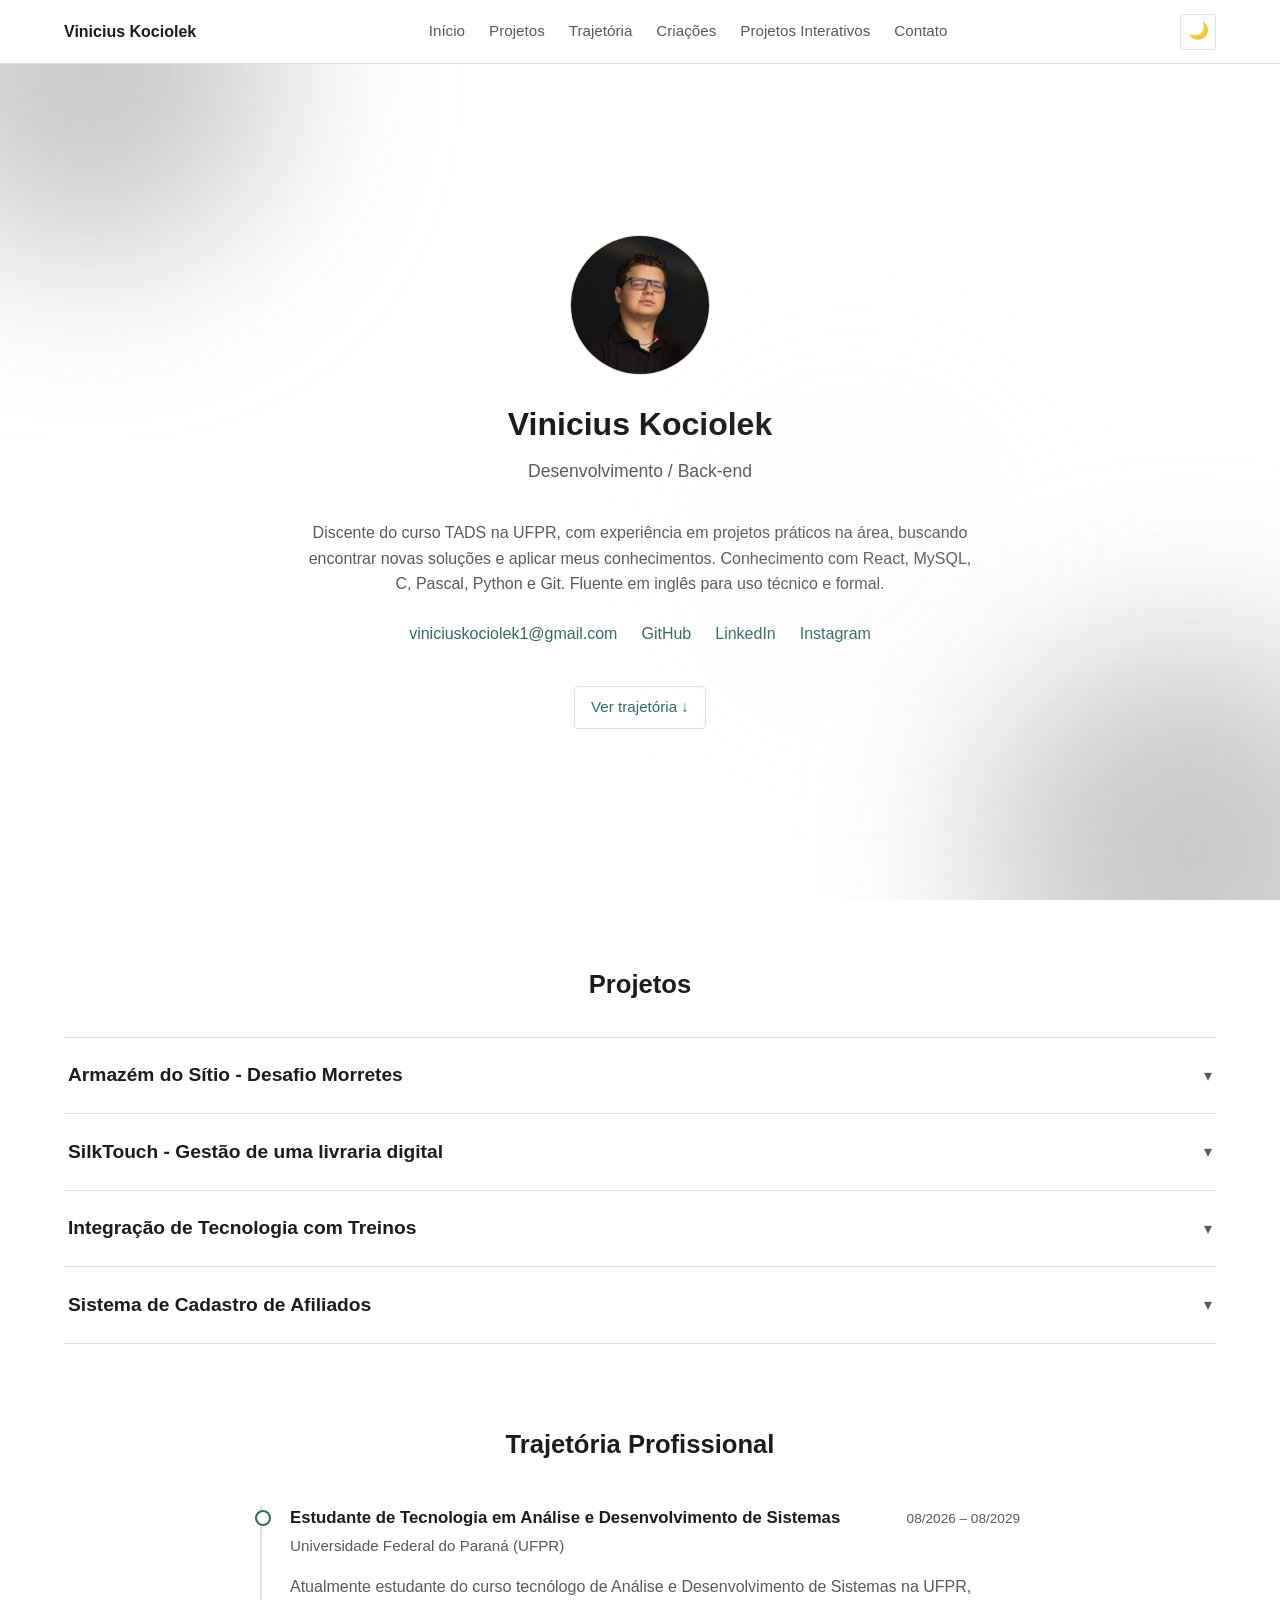
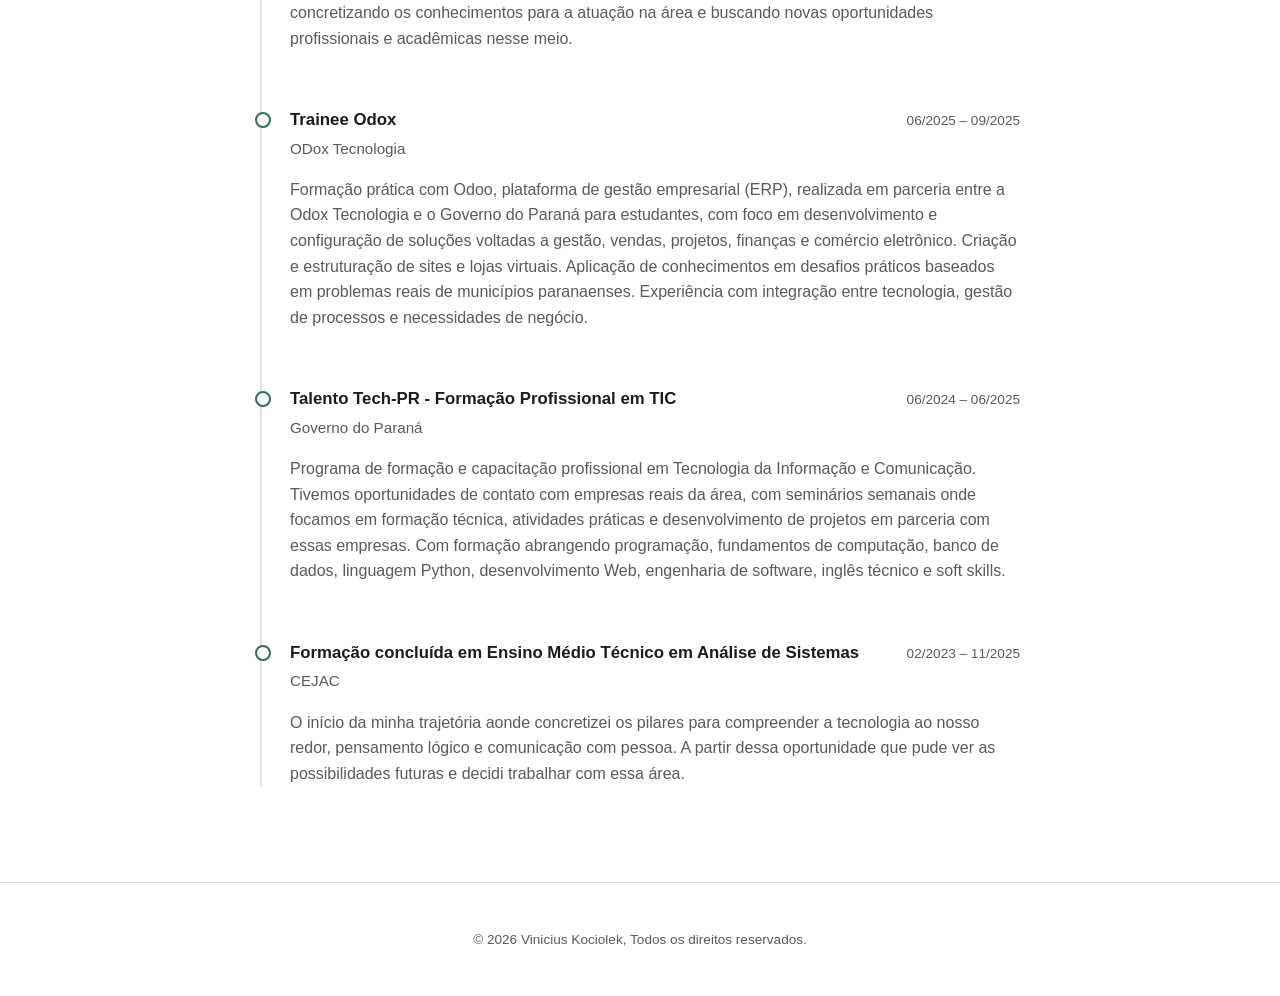
<file: index.html>
<!DOCTYPE html>
<html lang="pt-BR">
<head>
  <meta charset="UTF-8" />
  <meta name="viewport" content="width=device-width, initial-scale=1.0" />
  <title>Vinicius Kociolek — Portfólio</title>
  <meta name="description" content="Portfólio de projetos de Vinicius Kociolek" />
  <link rel="stylesheet" href="css/style.css" />
</head>
<body>
  <header class="site-header">
    <div class="site-header-inner">
      <a href="#inicio" class="site-logo">Vinicius Kociolek</a>
      <nav class="site-nav">
        <a href="#inicio">Início</a>
        <a href="#projetos">Projetos</a>
        <a href="#trajetoria">Trajetória</a>
        <a href="criacoes.html">Criações</a>
        <a href="projetos-interativos.html">Projetos Interativos</a>
        <a href="#contato">Contato</a>
      </nav>
      <button
        id="theme-toggle"
        class="theme-toggle"
        type="button"
        aria-label="Alternar modo escuro"
      >🌙</button>
    </div>
  </header>

  <section class="hero" id="inicio">
    <div class="hero-blur-bg" aria-hidden="true">
      <span class="blur-shape blur-shape-1"></span>
      <span class="blur-shape blur-shape-2"></span>
      <span class="blur-shape blur-shape-3"></span>
    </div>
    <div class="hero-content">

      <img
        src="images/viniciusskociolekpfp.jpg"
        alt="Foto de perfil"
        class="hero-photo"
        onerror="this.style.display='none'; this.nextElementSibling.style.display='flex';"
      />
      <div class="hero-photo-fallback" style="display:none;">S</div>

      <h1 class="hero-name">Vinicius Kociolek</h1> 
      <p class="hero-role">Desenvolvimento / Back-end </p> 

      <p class="hero-bio">
        Discente do curso TADS na UFPR, com experiência em projetos práticos na área,
        buscando encontrar novas soluções e aplicar meus conhecimentos.
        Conhecimento com React, MySQL, C, Pascal, Python e Git. Fluente em inglês para uso técnico e formal.
      </p> 
      <div class="hero-contact" id="contato">
        <a href="mailto:viniciuskociolek1@gmail.com">viniciuskociolek1@gmail.com</a>
        <a href="https://github.com/whironn" target="_blank" rel="noopener">GitHub</a>
        <a href="https://www.linkedin.com/in/vinicius-kociolek/" target="_blank" rel="noopener">LinkedIn</a>
        <a href="https://www.instagram.com/vinicius_kociolek" target="_blank" rel="noopener">Instagram</a>
      </div>

      <a href="#trajetoria" class="hero-scroll">Ver trajetória ↓</a>
    </div>
  </section>

  <main class="projects" id="projetos">
    <h2 class="projects-title">Projetos</h2>
    <div class="projects-list" id="projects-grid">
      <!-- As gavetas de projeto são geradas aqui -->
    </div>
  </main>

  <section class="experience" id="trajetoria">
    <h2 class="experience-title">Trajetória Profissional</h2>
    <div class="experience-timeline" id="experience-timeline">
      <!-- Os cards de experiência são gerados aqui -->
    </div>
  </section>

  <footer class="footer">
    <p>&copy; <span id="ano-atual"></span> Vinicius Kociolek, Todos os direitos reservados.</p>
  </footer>

  <script src="js/comum.js"></script>
  <script src="js/script.js"></script>
</body>
</html>
</file>
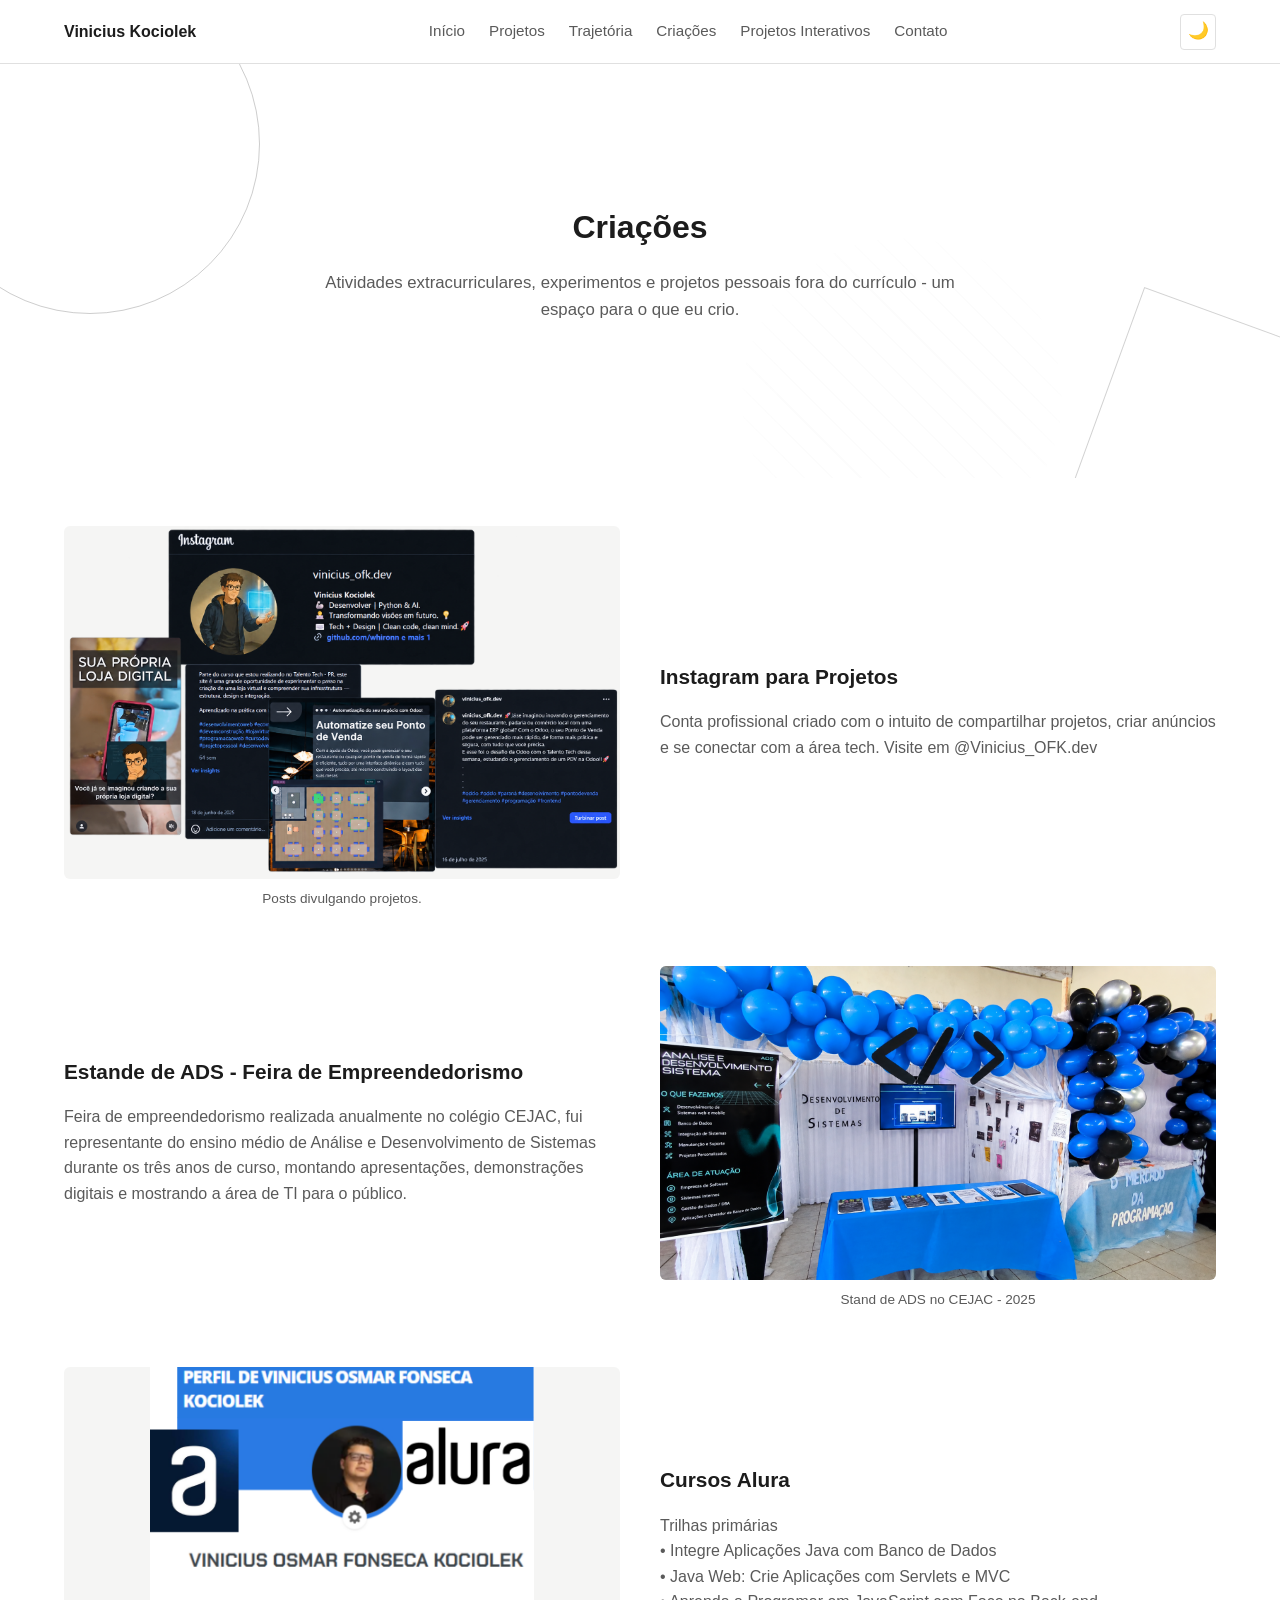
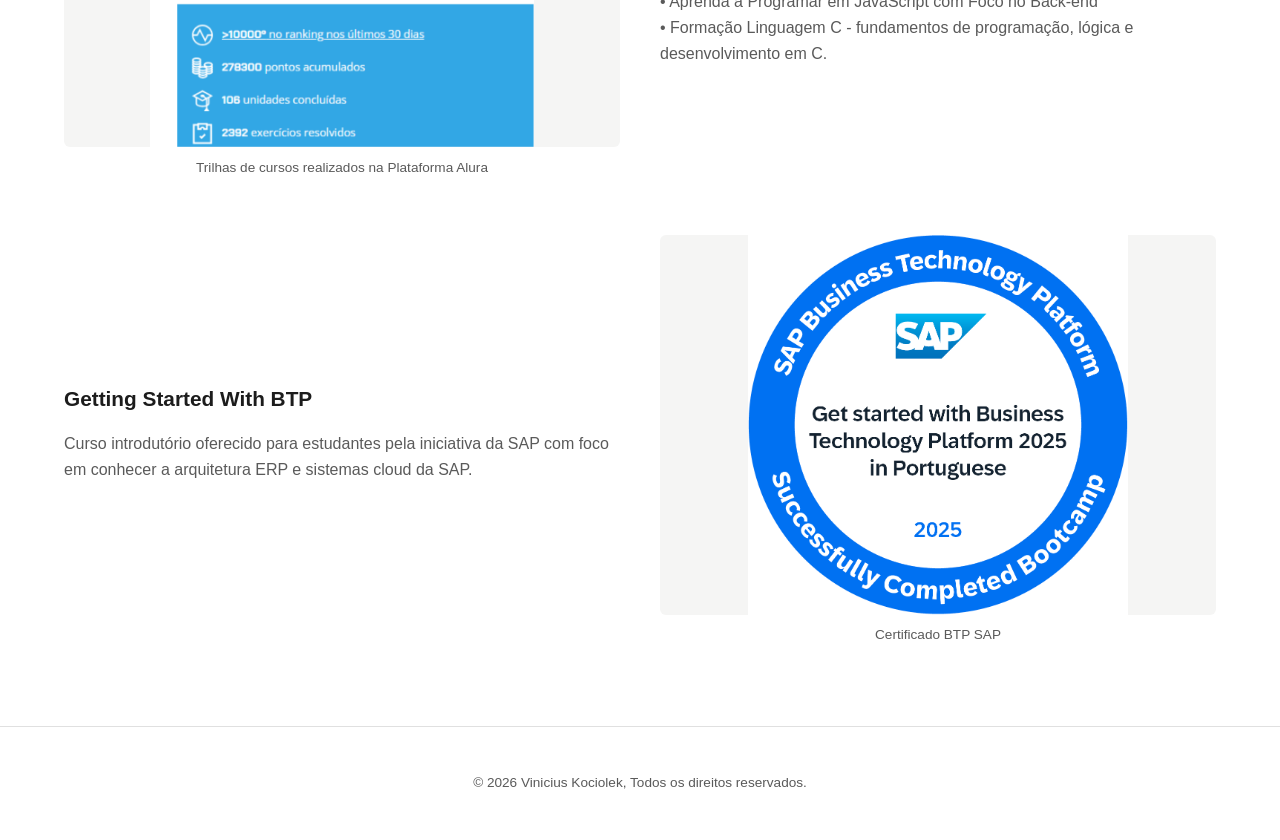
<file: criacoes.html>
<!DOCTYPE html>
<html lang="pt-BR">
<head>
  <meta charset="UTF-8" />
  <meta name="viewport" content="width=device-width, initial-scale=1.0" />
  <title>Criações — Vinicius Kociolek</title>
  <meta name="description" content="Criações e atividades extracurriculares de Vinicius Kociolek" />
  <link rel="stylesheet" href="css/style.css" />
</head>
<body>
  <header class="site-header">
    <div class="site-header-inner">
      <a href="index.html" class="site-logo">Vinicius Kociolek</a>
      <nav class="site-nav">
        <a href="index.html#inicio">Início</a>
        <a href="index.html#projetos">Projetos</a>
        <a href="index.html#trajetoria">Trajetória</a>
        <a href="criacoes.html">Criações</a>
        <a href="projetos-interativos.html">Projetos Interativos</a>
        <a href="index.html#contato">Contato</a>
      </nav>
      <button
        id="theme-toggle"
        class="theme-toggle"
        type="button"
        aria-label="Alternar modo escuro"
      >🌙</button>
    </div>
  </header>


  <section class="page-hero">
    <div class="hero-fx-bg" aria-hidden="true">
      <span class="fx-shape fx-circle"></span>
      <span class="fx-shape fx-square"></span>
      <span class="fx-shape fx-lines"></span>
    </div>
    <div class="page-hero-content">
      <h1 class="page-hero-title">Criações</h1>
      <p class="page-hero-subtitle">
        Atividades extracurriculares, experimentos e projetos pessoais
        fora do currículo - um espaço para o que eu crio.
      </p>
    </div>
  </section>

  <main class="criacoes-lista" id="criacoes-lista">
    <!-- Os itens são gerados aqui via JavaScript -->
  </main>

  <footer class="footer">
    <p>&copy; <span id="ano-atual"></span> Vinicius Kociolek, Todos os direitos reservados.</p>
  </footer>

  <script src="js/comum.js"></script>
  <script src="js/criacoes.js"></script>
</body>
</html>
</file>
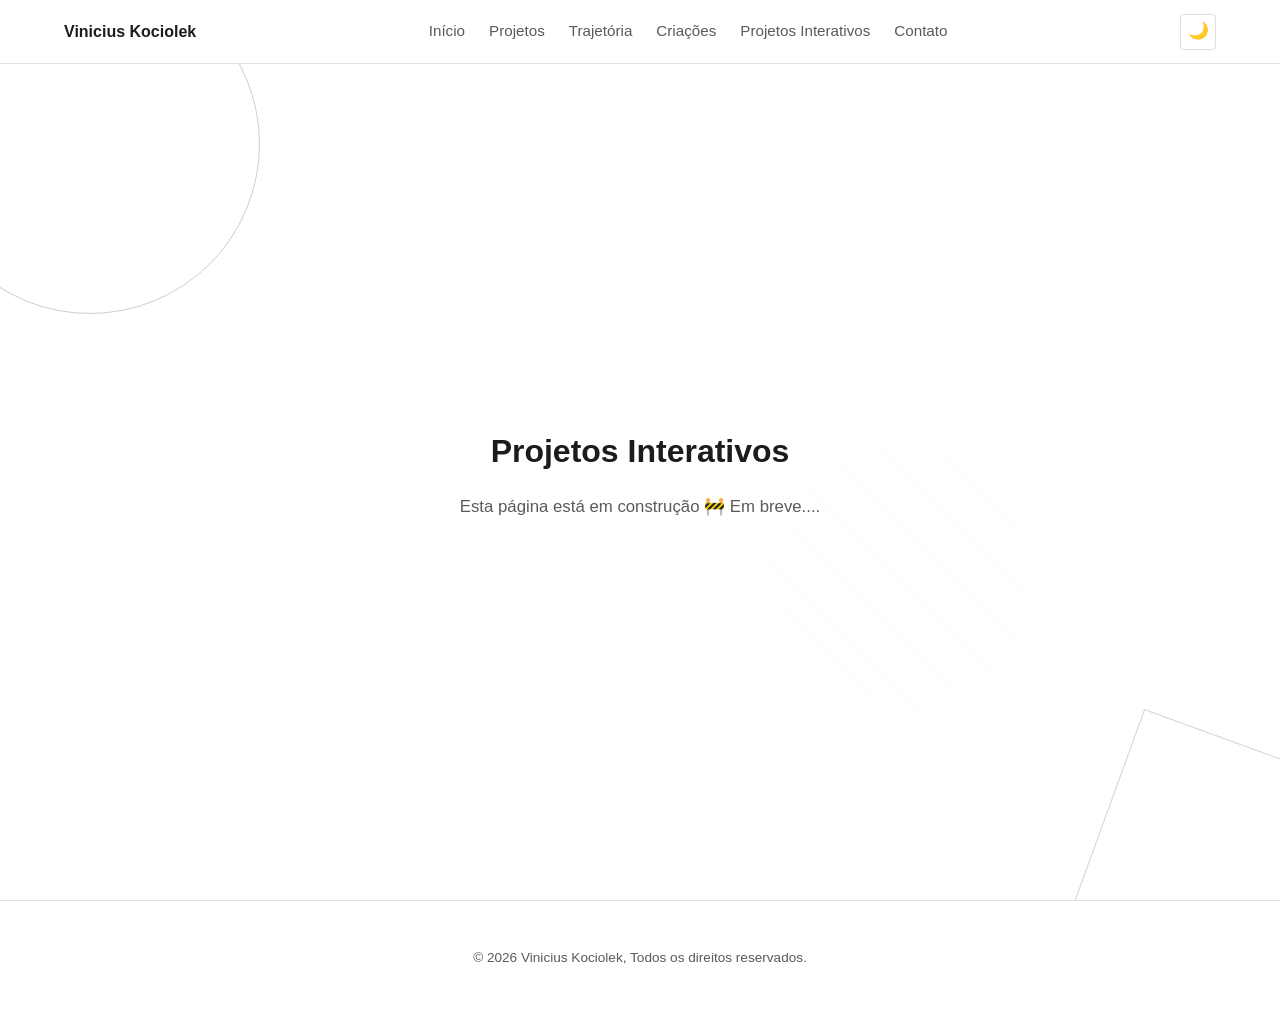
<file: projetos-interativos.html>
<!DOCTYPE html>
<html lang="pt-BR">
<head>
  <meta charset="UTF-8" />
  <meta name="viewport" content="width=device-width, initial-scale=1.0" />
  <title>Projetos Interativos — Vinicius Kociolek</title>
  <meta name="description" content="Em breve: projetos interativos online de Vinicius Kociolek" />
  <link rel="stylesheet" href="css/style.css" />
</head>
<body>
  <header class="site-header">
    <div class="site-header-inner">
      <a href="index.html" class="site-logo">Vinicius Kociolek</a>
      <nav class="site-nav">
        <a href="index.html#inicio">Início</a>
        <a href="index.html#projetos">Projetos</a>
        <a href="index.html#trajetoria">Trajetória</a>
        <a href="criacoes.html">Criações</a>
        <a href="projetos-interativos.html">Projetos Interativos</a>
        <a href="index.html#contato">Contato</a>
      </nav>
      <button
        id="theme-toggle"
        class="theme-toggle"
        type="button"
        aria-label="Alternar modo escuro"
      >🌙</button>
    </div>
  </header>


  <section class="page-hero" style="min-height: calc(100vh - var(--altura-cabecalho));">
    <div class="hero-fx-bg" aria-hidden="true">
      <span class="fx-shape fx-circle"></span>
      <span class="fx-shape fx-square"></span>
      <span class="fx-shape fx-lines"></span>
    </div>
    <div class="page-hero-content">
      <h1 class="page-hero-title">Projetos Interativos</h1>
      <p class="page-hero-subtitle">
        Esta página está em construção 🚧 Em breve....
      </p>
    </div>
  </section>

  <footer class="footer">
    <p>&copy; <span id="ano-atual"></span> Vinicius Kociolek, Todos os direitos reservados.</p>
  </footer>

  <script src="js/comum.js"></script>
</body>
</html>
</file>
<file: css/style.css>
:root {
  --cor-fundo: #ffffff;
  --cor-fundo-alt: #f5f5f4;
  --cor-texto: #1c1c1c;
  --cor-texto-suave: #5a5a5a;
  --cor-borda: #e0e0e0;
  --cor-destaque: #2f6f5e;      /* usada em links e botões */
  --cor-destaque-hover: #234f43;
  --cor-blur-1: #9b9b9b;
  --cor-blur-2: #9b9b9b;
  --cor-blur-3: #d9d9d92b;

  --fonte-principal: -apple-system, BlinkMacSystemFont, "Segoe UI", Roboto, Arial, sans-serif;

  --largura-maxima: 1200px;
  --altura-cabecalho: 64px;
  --altura-maxima-carrossel: 460px;
}


[data-theme="dark"] {
  --cor-fundo: #121212;
  --cor-fundo-alt: #1e1e1e;
  --cor-texto: #f0f0f0;
  --cor-texto-suave: #b3b3b3;
  --cor-borda: #333333;
  --cor-destaque: #5fb8a0;
  --cor-destaque-hover: #7fcab5;
}

/* ==========================================================
   BASE
========================================================== */
* {
  box-sizing: border-box;
}

body {
  margin: 0;
  font-family: var(--fonte-principal);
  color: var(--cor-texto);
  background-color: var(--cor-fundo);
  line-height: 1.6;
  transition: background-color 0.2s ease, color 0.2s ease;
}

a {
  color: var(--cor-destaque);
  text-decoration: none;
}

a:hover,
a:focus {
  color: var(--cor-destaque-hover);
  text-decoration: underline;
}

a:focus-visible,
button:focus-visible {
  outline: 2px solid var(--cor-destaque);
  outline-offset: 2px;
}

h1, h2 {
  margin: 0;
}

/* ==========================================================
   CABEÇALHO
========================================================== */
.site-header {
  position: sticky;
  top: 0;
  z-index: 10;
  height: var(--altura-cabecalho);
  background-color: var(--cor-fundo);
  border-bottom: 1px solid var(--cor-borda);
}

.site-header-inner {
  max-width: var(--largura-maxima);
  height: 100%;
  margin: 0 auto;
  padding: 0 1.5rem;
  display: flex;
  align-items: center;
  justify-content: space-between;
  gap: 1rem;
}

.site-logo {
  font-weight: 600;
  color: var(--cor-texto);
}

.site-logo:hover {
  color: var(--cor-texto);
  text-decoration: none;
}

.site-nav {
  display: flex;
  gap: 1.5rem;
  font-size: 0.95rem;
}

/* Com mais itens no menu, em telas estreitas ele vira uma faixa
   rolável na horizontal em vez de quebrar para uma segunda linha
   (o que estouraria a altura fixa do cabeçalho). */
@media (max-width: 720px) {
  .site-nav {
    gap: 1rem;
    overflow-x: auto;
    white-space: nowrap;
    -webkit-overflow-scrolling: touch;
    scrollbar-width: none;
  }

  .site-nav::-webkit-scrollbar {
    display: none;
  }
}

.site-nav a {
  color: var(--cor-texto-suave);
}

.site-nav a:hover {
  color: var(--cor-destaque);
}

.theme-toggle {
  flex-shrink: 0;
  width: 36px;
  height: 36px;
  display: flex;
  align-items: center;
  justify-content: center;
  background: none;
  border: 1px solid var(--cor-borda);
  border-radius: 4px;
  font-size: 1.05rem;
  line-height: 1;
  cursor: pointer;
  color: var(--cor-texto);
}

.theme-toggle:hover {
  border-color: var(--cor-destaque);
}

/* ==========================================================
   SEÇÃO 1: HERO / APRESENTAÇÃO
========================================================== */
.hero {
  min-height: calc(100vh - var(--altura-cabecalho));
  display: flex;
  align-items: center;
  justify-content: center;
  padding: 2rem 1.5rem;
  text-align: center;
}

/* ==========================================================
   FUNDO COM BLUR AESTHETIC (só a seção inicial da página principal)
========================================================== */
.hero-blur-bg {
  position: absolute;
  inset: 0;
  overflow: hidden;
  z-index: 0;
  pointer-events: none;
}

.blur-shape {
  position: absolute;
  border-radius: 50%;
  filter: blur(90px);
  opacity: 0.55;
}

.blur-shape-1 {
  width: 380px; height: 380px;
  top: -120px; left: -100px;
  background-color: var(--cor-blur-1);
  animation: flutuar-blur-1 13s ease-in-out infinite;
}

.blur-shape-2 {
  width: 420px; height: 420px;
  bottom: -160px; right: -120px;
  background-color: var(--cor-blur-2);
  animation: flutuar-blur-2 16s ease-in-out infinite;
}

.blur-shape-3 {
  width: 300px; height: 300px;
  top: 45%; left: 55%;
  background-color: var(--cor-blur-3);
  animation: flutuar-blur-3 11s ease-in-out infinite;
}

@media (max-width: 720px) {
  .blur-shape {
    opacity: 0.35;
    filter: blur(60px);
  }

  .blur-shape-1 {
    width: 200px;
    height: 200px;
    top: -60px;
    left: -70px;
  }

  .blur-shape-2 {
    width: 200px;
    height: 200px;
    bottom: -70px;
    right: -70px;
  }

  .blur-shape-3 {
    display: none;
  }
}

@keyframes flutuar-blur-1 { 0%,100%{transform:translate(0,0)} 50%{transform:translate(40px,30px)} }
@keyframes flutuar-blur-2 { 0%,100%{transform:translate(0,0)} 50%{transform:translate(-30px,-40px)} }
@keyframes flutuar-blur-3 { 0%,100%{transform:translate(0,0)} 50%{transform:translate(-25px,25px)} }

/* ==========================================================
   FUNDO COM FORMAS GEOMÉTRICAS (só as páginas novas: Criações e
   Projetos Interativos — a página inicial mantém o blur acima)
   Três elementos com contorno fino (sem preenchimento): um círculo,
   um losango que gira devagar, e um recorte com linhas diagonais.
   As cores continuam vindo de --cor-blur-1/2/3, então se você já
   tinha customizado essas variáveis, a paleta é mantida.
========================================================== */
.hero-fx-bg {
  position: absolute;
  inset: 0;
  overflow: hidden;
  z-index: 0;
  pointer-events: none;
}

.fx-shape {
  position: absolute;
}

.fx-circle {
  width: 340px;
  height: 340px;
  top: -90px;
  left: -80px;
  border: 1.5px solid var(--cor-blur-1);
  border-radius: 50%;
  opacity: 0.5;
  animation: fx-flutuar-1 14s ease-in-out infinite;
}

.fx-square {
  width: 220px;
  height: 220px;
  bottom: -60px;
  right: -40px;
  border: 1.5px solid var(--cor-blur-2);
  opacity: 0.45;
  transform: rotate(20deg);
  animation: fx-girar 28s linear infinite;
}

.fx-lines {
  width: 320px;
  height: 320px;
  top: 42%;
  left: 58%;
  border-radius: 50%;
  opacity: 0.4;
  background-image: repeating-linear-gradient(
    45deg,
    var(--cor-blur-3) 0px,
    var(--cor-blur-3) 1.5px,
    transparent 1.5px,
    transparent 20px
  );
  -webkit-mask-image: radial-gradient(circle, #000 55%, transparent 100%);
  mask-image: radial-gradient(circle, #000 55%, transparent 100%);
  animation: fx-flutuar-2 18s ease-in-out infinite;
}

/* Em telas pequenas as formas ficam proporcionalmente muito grandes
   perto do conteúdo e atrapalham a leitura — aqui elas ficam menores,
   mais discretas e concentradas nos cantos, longe do texto central. */
@media (max-width: 720px) {
  .fx-shape {
    opacity: 0.35;
  }

  .fx-circle {
    width: 180px;
    height: 180px;
    top: -50px;
    left: -60px;
  }

  .fx-square {
    width: 140px;
    height: 140px;
    bottom: -40px;
    right: -30px;
  }

  .fx-lines {
    display: none;
  }
}

@keyframes fx-flutuar-1 { 0%,100%{transform:translate(0,0)} 50%{transform:translate(30px,25px)} }
@keyframes fx-flutuar-2 { 0%,100%{transform:translate(0,0)} 50%{transform:translate(-25px,20px)} }
@keyframes fx-girar { from{transform:rotate(20deg)} to{transform:rotate(380deg)} }

.hero-content {
  max-width: 680px;
  display: flex;
  flex-direction: column;
  align-items: center;
}

.hero-photo,
.hero-photo-fallback {
  width: 140px;
  height: 140px;
  border-radius: 50%;
  object-fit: cover;
  margin-bottom: 1.5rem;
  border: 1px solid var(--cor-borda);
}

.hero-photo-fallback {
  display: none;
  align-items: center;
  justify-content: center;
  background-color: var(--cor-fundo-alt);
  color: var(--cor-texto-suave);
  font-size: 3rem;
}

.hero-name {
  font-size: 2rem;
  font-weight: 600;
}

.hero-role {
  margin: 0.4rem 0 1.2rem;
  color: var(--cor-texto-suave);
  font-size: 1.1rem;
}

.hero-bio {
  color: var(--cor-texto-suave);
  margin-bottom: 1.5rem;
}

.hero-contact {
  display: flex;
  flex-wrap: wrap;
  justify-content: center;
  gap: 1rem 1.5rem;
  margin-bottom: 2.5rem;
}

.hero-scroll {
  font-size: 0.95rem;
  border: 1px solid var(--cor-borda);
  padding: 0.5rem 1rem;
  border-radius: 4px;
}

.hero-scroll:hover {
  border-color: var(--cor-destaque);
  text-decoration: none;
}

/* ==========================================================
   BANNER DE PÁGINAS INTERNAS (Criações, Projetos Interativos etc.)
   Usa o fundo geométrico (.hero-fx-bg / .fx-shape) — diferente do
   blur da apresentação inicial, para distinguir a página principal
   das páginas internas.
========================================================== */
.page-hero {
  position: relative;
  overflow: hidden;
  min-height: 46vh;
  display: flex;
  align-items: center;
  justify-content: center;
  text-align: center;
  padding: 3rem 1.5rem;
}

.page-hero-content {
  position: relative;
  z-index: 1;
  max-width: 680px;
}

.page-hero-title {
  font-size: 2rem;
  font-weight: 600;
  margin-bottom: 0.6rem;
}

.page-hero-subtitle {
  color: var(--cor-texto-suave);
  font-size: 1.05rem;
}

/* ==========================================================
   SEÇÃO 2: PROJETOS
========================================================== */
.projects {
  max-width: var(--largura-maxima);
  margin: 0 auto;
  padding: 4rem 1.5rem 1rem;
}

.projects-title {
  font-size: 1.6rem;
  margin-bottom: 2rem;
  text-align: center;
}

.projects-list {
  display: flex;
  flex-direction: column;
}

/* Cada projeto é uma "gaveta" (elemento <details> nativo do HTML):
   uma barra com o título que expande ao clicar, sem precisar de
   JavaScript extra para abrir/fechar. */
.project-drawer {
  border-top: 1px solid var(--cor-borda);
}

.project-drawer:last-child {
  border-bottom: 1px solid var(--cor-borda);
}

.project-summary {
  list-style: none;
  cursor: pointer;
  padding: 1.4rem 0.25rem;
  display: flex;
  align-items: center;
  justify-content: space-between;
  gap: 1rem;
}

.project-summary::-webkit-details-marker {
  display: none;
}

.project-summary-title {
  font-size: 1.2rem;
  font-weight: 600;
}

.project-summary-arrow {
  flex-shrink: 0;
  color: var(--cor-texto-suave);
  transition: transform 0.2s ease;
}

.project-drawer[open] .project-summary-arrow {
  transform: rotate(180deg);
}

.project-drawer-body {
  padding: 0 0.25rem 2.5rem;
  display: flex;
  flex-wrap: wrap;
  gap: 1.5rem;
}

.project-drawer-media {
  flex: 1 1 380px;
  max-width: 460px;
}

.project-image,
.project-image-fallback {
  width: 100%;
  height: 300px;
  object-fit: cover;
  border-radius: 4px;
  background-color: var(--cor-fundo-alt);
}

.project-image-fallback {
  display: none;
  align-items: center;
  justify-content: center;
  color: var(--cor-texto-suave);
  font-size: 0.95rem;
  text-align: center;
  padding: 1rem;
}

/* Carrossel de imagens dentro de cada projeto.
   O tamanho é dinâmico: cada imagem/vídeo mantém sua própria proporção
   (nada é cortado), só limitamos uma altura máxima para não ficar
   gigante quando a imagem for muito alta. */
.project-carousel {
  width: 100%;
}

.project-carousel-viewport {
  position: relative;
  width: 100%;
  max-height: var(--altura-maxima-carrossel);
  min-height: 160px;
  display: flex;
  align-items: center;
  justify-content: center;
  border-radius: 4px;
  overflow: hidden;
  background-color: var(--cor-fundo-alt);
}

.project-carousel-midia {
  display: flex;
  align-items: center;
  justify-content: center;
  width: 100%;
  max-height: var(--altura-maxima-carrossel);
}

.project-carousel-image {
  display: block;
  width: auto;
  height: auto;
  max-width: 100%;
  max-height: var(--altura-maxima-carrossel);
  object-fit: contain;
}

.project-carousel-fallback {
  display: none;
  position: absolute;
  inset: 0;
  align-items: center;
  justify-content: center;
  color: var(--cor-texto-suave);
  font-size: 0.95rem;
  text-align: center;
  padding: 1rem;
  background-color: var(--cor-fundo-alt);
}

.project-carousel-arrow {
  position: absolute;
  top: 50%;
  transform: translateY(-50%);
  width: 32px;
  height: 32px;
  border-radius: 50%;
  border: 1px solid var(--cor-borda);
  background-color: var(--cor-fundo);
  color: var(--cor-texto);
  font-size: 1.2rem;
  line-height: 1;
  cursor: pointer;
  display: flex;
  align-items: center;
  justify-content: center;
}

.project-carousel-arrow:hover {
  border-color: var(--cor-destaque);
}

.project-carousel-prev {
  left: 0.6rem;
}

.project-carousel-next {
  right: 0.6rem;
}

.project-carousel-dots {
  display: flex;
  justify-content: center;
  gap: 0.4rem;
  margin-top: 0.7rem;
}

.project-carousel-dot {
  width: 8px;
  height: 8px;
  padding: 0;
  border: none;
  border-radius: 50%;
  background-color: var(--cor-borda);
  cursor: pointer;
}

.project-carousel-dot.active {
  background-color: var(--cor-destaque);
}

.project-carousel-caption {
  margin: 0.6rem 0 0;
  font-size: 0.85rem;
  color: var(--cor-texto-suave);
  text-align: center;
}

.project-drawer-text {
  flex: 2 1 380px;
  display: flex;
  flex-direction: column;
}

.project-description {
  color: var(--cor-texto-suave);
  margin-bottom: 1rem;
}

.project-subtitle {
  font-size: 0.95rem;
  font-weight: 600;
  margin: 1.1rem 0 0.3rem;
}

.project-subtitle:first-of-type {
  margin-top: 0;
}

.project-text {
  color: var(--cor-texto-suave);
  margin: 0 0 0.6rem;
}

.project-tags {
  display: flex;
  flex-wrap: wrap;
  gap: 0.4rem;
  margin-bottom: 1rem;
}

.project-tag {
  font-size: 0.75rem;
  color: var(--cor-texto-suave);
  border: 1px solid var(--cor-borda);
  border-radius: 3px;
  padding: 0.15rem 0.5rem;
}

.project-links {
  display: flex;
  gap: 1rem;
  font-size: 0.9rem;
}

.projects-empty {
  color: var(--cor-texto-suave);
  text-align: center;
}

/* ==========================================================
   SEÇÃO: TRAJETÓRIA PROFISSIONAL
========================================================== */
.experience {
  max-width: var(--largura-maxima);
  margin: 0 auto;
  padding: 4rem 1.5rem 5rem;
}

.experience-title {
  font-size: 1.6rem;
  margin-bottom: 2.5rem;
  text-align: center;
}

.experience-timeline {
  list-style: none;
  margin: 0 auto;
  padding: 0;
  max-width: 760px;
  border-left: 2px solid var(--cor-borda);
}

.experience-item {
  position: relative;
  padding: 0 0 2.5rem 1.75rem;
}

.experience-item:last-child {
  padding-bottom: 0;
}

.experience-item::before {
  content: "";
  position: absolute;
  left: -7px;
  top: 0.3rem;
  width: 12px;
  height: 12px;
  border-radius: 50%;
  background-color: var(--cor-fundo);
  border: 2px solid var(--cor-destaque);
}

.experience-header {
  display: flex;
  flex-wrap: wrap;
  align-items: baseline;
  justify-content: space-between;
  gap: 0.3rem 1rem;
}

.experience-cargo {
  font-size: 1.05rem;
  font-weight: 600;
}

.experience-periodo {
  color: var(--cor-texto-suave);
  font-size: 0.85rem;
  white-space: nowrap;
}

.experience-empresa {
  color: var(--cor-texto-suave);
  font-size: 0.95rem;
  margin: 0.15rem 0 0.6rem;
}

.experience-descricao {
  color: var(--cor-texto-suave);
}

.experience-empty {
  color: var(--cor-texto-suave);
  text-align: center;
}

/* ==========================================================
   RODAPÉ
========================================================== */
.footer {
  text-align: center;
  padding: 2rem 1.5rem;
  color: var(--cor-texto-suave);
  font-size: 0.85rem;
  border-top: 1px solid var(--cor-borda);
}

/* ==========================================================
   SEÇÃO: CRIAÇÕES
   Sequência de itens em zigue-zague (imagem de um lado, texto do
   outro, alternando a cada item) — vai "crescendo" conforme você
   adiciona mais itens na lista, em js/criacoes.js.
========================================================== */
.criacoes-lista {
  max-width: var(--largura-maxima);
  margin: 0 auto;
  padding: 3rem 1.5rem 5rem;
  display: flex;
  flex-direction: column;
  gap: 3.5rem;
}

.criacao-item {
  display: flex;
  align-items: center;
  gap: 2.5rem;
  flex-wrap: wrap;
}

/* Itens pares invertem o lado da imagem, criando o zigue-zague */
.criacao-item:nth-child(even) {
  flex-direction: row-reverse;
}

.criacao-media {
  flex: 1 1 320px;
}

.criacao-imagem,
.criacao-imagem-fallback {
  width: 100%;
  max-height: 380px;
  border-radius: 6px;
  background-color: var(--cor-fundo-alt);
}

.criacao-imagem {
  display: block;
  object-fit: contain;
}

.criacao-imagem-fallback {
  display: none;
  align-items: center;
  justify-content: center;
  height: 260px;
  color: var(--cor-texto-suave);
  text-align: center;
  padding: 1rem;
}

.criacao-legenda {
  margin: 0.6rem 0 0;
  font-size: 0.85rem;
  color: var(--cor-texto-suave);
  text-align: center;
}

.criacao-texto {
  flex: 1 1 320px;
}

.criacao-titulo {
  font-size: 1.3rem;
  font-weight: 600;
  margin-bottom: 0.6rem;
}

.criacao-descricao {
  color: var(--cor-texto-suave);
}

.criacoes-empty {
  text-align: center;
  color: var(--cor-texto-suave);
}

/* Em telas estreitas o zigue-zague vira sempre a mesma ordem
   (imagem em cima, texto embaixo) — alternar lados não cabe bem
   numa coluna só. */
@media (max-width: 720px) {
  .criacao-item,
  .criacao-item:nth-child(even) {
    flex-direction: column;
  }
}

/* ==========================================================
   ACESSIBILIDADE: reduz animações se o usuário preferir
========================================================== */
@media (prefers-reduced-motion: reduce) {
  * {
    scroll-behavior: auto !important;
  }

  .fx-shape,
  .blur-shape {
    animation: none;
  }
}

html {
  scroll-behavior: smooth;
  scroll-padding-top: var(--altura-cabecalho);
}
</file>
